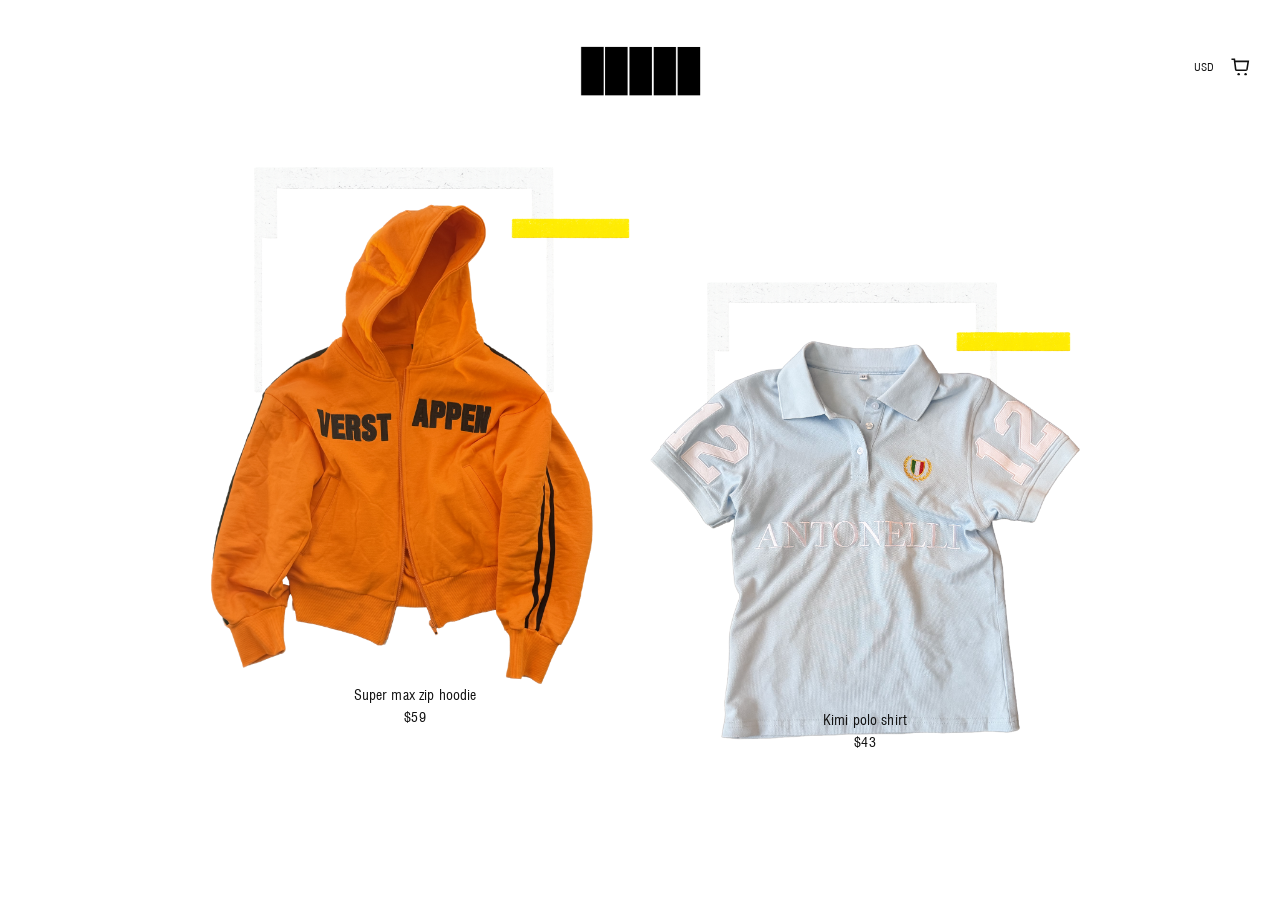
<file: index.html>
<!DOCTYPE html>
<html lang="en">
  <head>
    <meta charset="UTF-8" />
    <meta name="viewport" content="width=device-width, initial-scale=1.0" />
    <title>Summer Break Sadness</title>
    <link rel="stylesheet" href="css/styles.css" />
  </head>
  <body>
    <header class="site-header">
      <a class="logo-link" href="index.html" aria-label="Home">
        <span class="logo" aria-hidden="true">
          <span class="logo__tile"><span class="logo__light"></span></span>
          <span class="logo__tile"><span class="logo__light"></span></span>
          <span class="logo__tile"><span class="logo__light"></span></span>
          <span class="logo__tile"><span class="logo__light"></span></span>
          <span class="logo__tile"><span class="logo__light"></span></span>
        </span>
      </a>
      <select class="currency-selector" aria-label="Currency">
        <option value="AUD">AUD</option>
        <option value="USD">USD</option>
        <option value="NZD">NZD</option>
        <option value="GBP">GBP</option>
        <option value="EUR">EUR</option>
      </select>
      <button class="cart-link" type="button" aria-label="Racing cart">
        <svg viewBox="0 0 24 24" fill="none" aria-hidden="true">
          <path
            d="M4 6h2l1.2 9.5a1 1 0 0 0 1 .85h8.6a1 1 0 0 0 1-.8L19 8H7"
            stroke="currentColor"
            stroke-width="1.5"
            stroke-linecap="square"
            stroke-linejoin="miter"
          />
          <circle cx="10" cy="20" r="1.15" fill="currentColor" />
          <circle cx="16.5" cy="20" r="1.15" fill="currentColor" />
        </svg>
        <span class="cart-count" hidden aria-hidden="true">0</span>
      </button>
      <p class="cart-message" aria-live="polite">Your racing cart is empty</p>
    </header>

    <main class="home-main">
      <div class="product-grid">
        <a class="product-card" href="hoodie.html">
          <div class="product-card__image">
            <img
              src="assets/home-hoodie.png"
              alt="Super max zip hoodie"
              loading="eager"
            />
          </div>
          <span class="product-card__name">Super max zip hoodie</span>
          <span class="product-card__price" data-product="hoodie"></span>
        </a>

        <a class="product-card product-card--polo" href="polo.html">
          <div class="product-card__image">
            <img src="assets/home-polo.png" alt="Kimi polo shirt" loading="eager" />
          </div>
          <span class="product-card__name">Kimi polo shirt</span>
          <span class="product-card__price" data-product="polo"></span>
        </a>
      </div>
    </main>

    <script src="js/logo.js"></script>
    <script src="js/price.js"></script>
    <script src="js/cart.js"></script>
  </body>
</html>
</file>
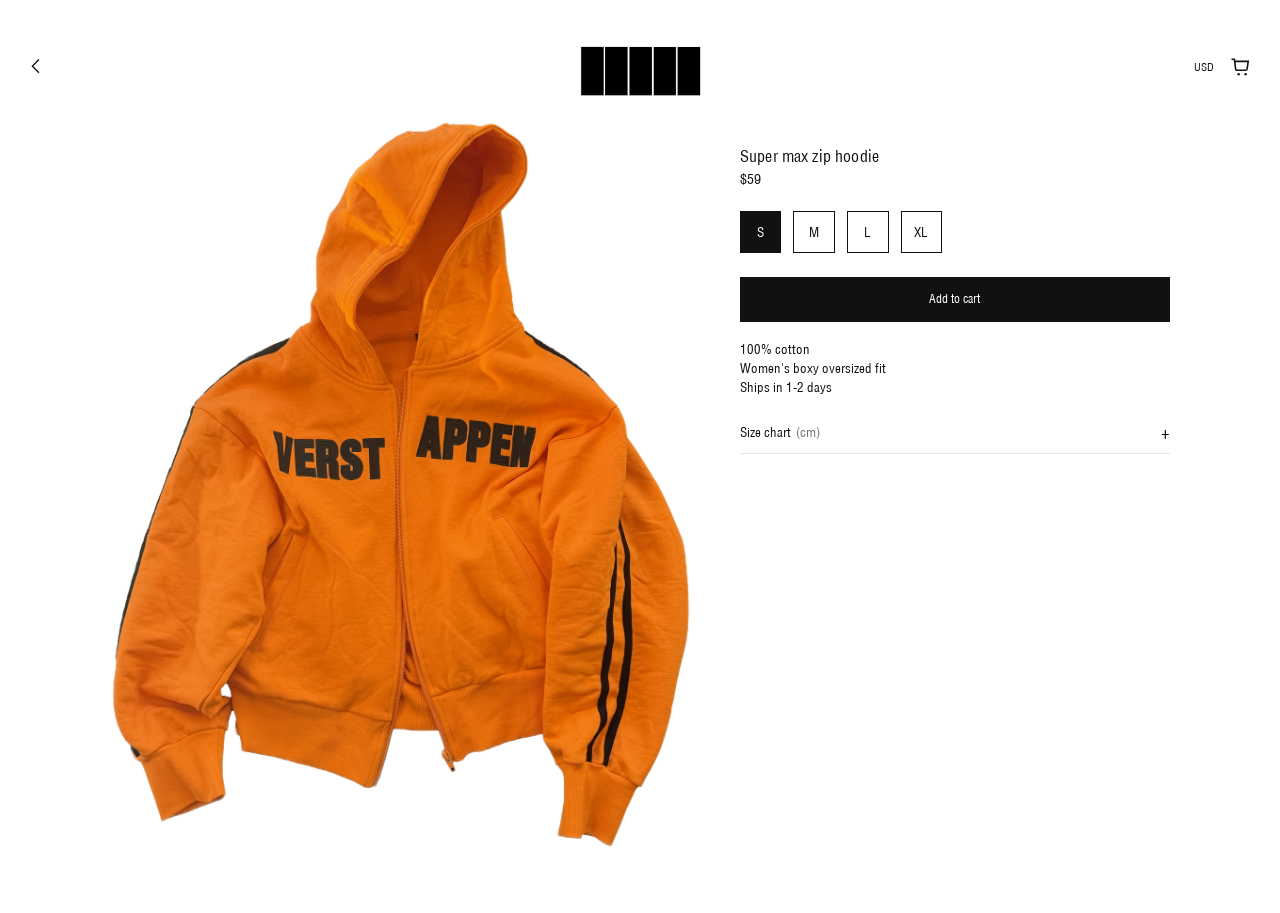
<file: hoodie.html>
<!DOCTYPE html>
<html lang="en">
  <head>
    <meta charset="UTF-8" />
    <meta name="viewport" content="width=device-width, initial-scale=1.0" />
    <title>Super max zip hoodie — Summer Break Sadness</title>
    <link rel="stylesheet" href="css/styles.css" />
  </head>
  <body>
    <header class="site-header">
      <a class="back-link" href="index.html" aria-label="Back to home">
        <svg viewBox="0 0 24 24" fill="none" aria-hidden="true">
          <path
            d="M15 4L7 12l8 8"
            stroke="currentColor"
            stroke-width="1.75"
            stroke-linecap="square"
            stroke-linejoin="miter"
          />
        </svg>
      </a>
      <a class="logo-link" href="index.html" aria-label="Home">
        <span class="logo" aria-hidden="true">
          <span class="logo__tile"><span class="logo__light"></span></span>
          <span class="logo__tile"><span class="logo__light"></span></span>
          <span class="logo__tile"><span class="logo__light"></span></span>
          <span class="logo__tile"><span class="logo__light"></span></span>
          <span class="logo__tile"><span class="logo__light"></span></span>
        </span>
      </a>
      <select class="currency-selector" aria-label="Currency">
        <option value="AUD">AUD</option>
        <option value="USD">USD</option>
        <option value="NZD">NZD</option>
        <option value="GBP">GBP</option>
        <option value="EUR">EUR</option>
      </select>
      <button class="cart-link" type="button" aria-label="Racing cart">
        <svg viewBox="0 0 24 24" fill="none" aria-hidden="true">
          <path
            d="M4 6h2l1.2 9.5a1 1 0 0 0 1 .85h8.6a1 1 0 0 0 1-.8L19 8H7"
            stroke="currentColor"
            stroke-width="1.5"
            stroke-linecap="square"
            stroke-linejoin="miter"
          />
          <circle cx="10" cy="20" r="1.15" fill="currentColor" />
          <circle cx="16.5" cy="20" r="1.15" fill="currentColor" />
        </svg>
        <span class="cart-count" hidden aria-hidden="true">0</span>
      </button>
      <p class="cart-message" aria-live="polite">Your racing cart is empty</p>
    </header>

    <main class="product-page">
      <div class="product-layout">
        <div class="product-media product-media--hoodie">
          <img src="assets/hoodie.png" alt="Super max zip hoodie" />
        </div>

        <div class="product-info product-info--hoodie">
          <h1>Super max zip hoodie</h1>
          <p class="product-price" data-product="hoodie"></p>

          <div class="size-row" role="group" aria-label="Sizes">
            <button class="size-btn is-selected" type="button" data-size="S">S</button>
            <button class="size-btn" type="button" data-size="M">M</button>
            <button class="size-btn" type="button" data-size="L">L</button>
            <button class="size-btn" type="button" data-size="XL">XL</button>
          </div>

          <p class="status" aria-live="polite"></p>
          <button class="add-to-cart" type="button">Add to cart</button>

          <div class="product-details">
            <p>100% cotton</p>
            <p>Women's boxy oversized fit</p>
            <p>Ships in 1-2 days</p>
          </div>

          <details class="size-chart">
            <summary>Size chart <span>(cm)</span></summary>
            <div class="size-chart__scroll">
              <table>
                <thead>
                  <tr>
                    <th scope="col">Size</th>
                    <th scope="col">Body length</th>
                    <th scope="col">Pit-to-pit</th>
                  </tr>
                </thead>
                <tbody>
                  <tr>
                    <th scope="row">S</th>
                    <td>62</td>
                    <td>57</td>
                  </tr>
                  <tr>
                    <th scope="row">M</th>
                    <td>64</td>
                    <td>59.5</td>
                  </tr>
                  <tr>
                    <th scope="row">L</th>
                    <td>66</td>
                    <td>62</td>
                  </tr>
                  <tr>
                    <th scope="row">XL</th>
                    <td>68</td>
                    <td>64.5</td>
                  </tr>
                </tbody>
              </table>
            </div>
          </details>
        </div>
      </div>
    </main>

    <script src="js/logo.js"></script>
    <script src="js/price.js"></script>
    <script src="js/cart.js"></script>
    <script src="js/product.js"></script>
  </body>
</html>
</file>
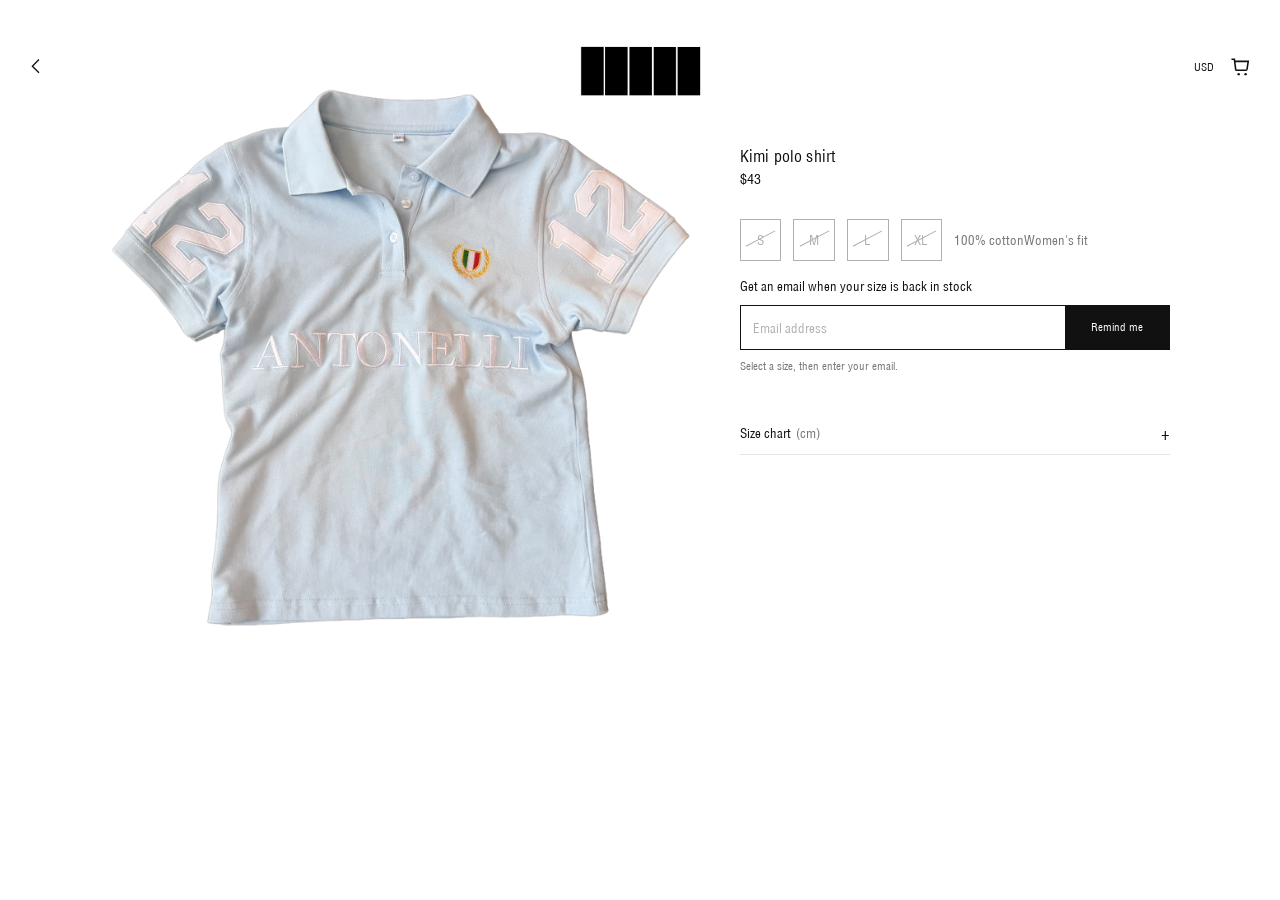
<file: polo.html>
<!DOCTYPE html>
<html lang="en">
  <head>
    <meta charset="UTF-8" />
    <meta name="viewport" content="width=device-width, initial-scale=1.0" />
    <title>Kimi polo shirt — Summer Break Sadness</title>
    <link rel="stylesheet" href="css/styles.css" />
  </head>
  <body>
    <header class="site-header">
      <a class="back-link" href="index.html" aria-label="Back to home">
        <svg viewBox="0 0 24 24" fill="none" aria-hidden="true">
          <path
            d="M15 4L7 12l8 8"
            stroke="currentColor"
            stroke-width="1.75"
            stroke-linecap="square"
            stroke-linejoin="miter"
          />
        </svg>
      </a>
      <a class="logo-link" href="index.html" aria-label="Home">
        <span class="logo" aria-hidden="true">
          <span class="logo__tile"><span class="logo__light"></span></span>
          <span class="logo__tile"><span class="logo__light"></span></span>
          <span class="logo__tile"><span class="logo__light"></span></span>
          <span class="logo__tile"><span class="logo__light"></span></span>
          <span class="logo__tile"><span class="logo__light"></span></span>
        </span>
      </a>
      <select class="currency-selector" aria-label="Currency">
        <option value="AUD">AUD</option>
        <option value="USD">USD</option>
        <option value="NZD">NZD</option>
        <option value="GBP">GBP</option>
        <option value="EUR">EUR</option>
      </select>
      <button class="cart-link" type="button" aria-label="Racing cart">
        <svg viewBox="0 0 24 24" fill="none" aria-hidden="true">
          <path
            d="M4 6h2l1.2 9.5a1 1 0 0 0 1 .85h8.6a1 1 0 0 0 1-.8L19 8H7"
            stroke="currentColor"
            stroke-width="1.5"
            stroke-linecap="square"
            stroke-linejoin="miter"
          />
          <circle cx="10" cy="20" r="1.15" fill="currentColor" />
          <circle cx="16.5" cy="20" r="1.15" fill="currentColor" />
        </svg>
        <span class="cart-count" hidden aria-hidden="true">0</span>
      </button>
      <p class="cart-message" aria-live="polite">Your racing cart is empty</p>
    </header>

    <main class="product-page">
      <div class="product-layout">
        <div class="product-media product-media--polo">
          <img src="assets/polo.png" alt="Kimi polo shirt" />
        </div>

        <div class="product-info">
          <h1>Kimi polo shirt</h1>
          <p class="product-price" data-product="polo"></p>

          <div class="size-row" role="group" aria-label="Sizes">
            <button class="size-btn is-sold" type="button" data-size="S">S</button>
            <button class="size-btn is-sold" type="button" data-size="M">M</button>
            <button class="size-btn is-sold" type="button" data-size="L">L</button>
            <button class="size-btn is-sold" type="button" data-size="XL">XL</button>
            <span class="fabric">100% cotton<span class="fit">Women's fit</span></span>
          </div>

          <p class="status" aria-live="polite"></p>
          <form
            class="stock-form stock-form--polo"
            action="https://formspree.io/f/mgogdkqv"
            method="POST"
            novalidate
          >
            <input type="hidden" name="_subject" value="Back in stock request — Kimi polo shirt" />
            <input type="hidden" name="product" value="Kimi polo shirt" />
            <input class="stock-size" type="hidden" name="size" value="" />
            <div class="stock-honeypot" aria-hidden="true">
              <label for="polo-company">Company</label>
              <input id="polo-company" name="_gotcha" type="text" tabindex="-1" autocomplete="off" />
            </div>
            <label for="polo-stock-email">Get an email when your size is back in stock</label>
            <div class="stock-form__row">
              <input
                id="polo-stock-email"
                name="email"
                type="email"
                placeholder="Email address"
                autocomplete="email"
                required
              />
              <button type="submit">Remind me</button>
            </div>
            <p class="stock-form__note">Select a size, then enter your email.</p>
            <p class="stock-form__status" role="status" aria-live="polite"></p>
          </form>

          <details class="size-chart">
            <summary>Size chart <span>(cm)</span></summary>
            <div class="size-chart__scroll">
              <table>
                <thead>
                  <tr>
                    <th scope="col">Size</th>
                    <th scope="col">Pit-to-pit</th>
                    <th scope="col">Front length</th>
                  </tr>
                </thead>
                <tbody>
                  <tr>
                    <th scope="row">S</th>
                    <td>44</td>
                    <td>58</td>
                  </tr>
                  <tr>
                    <th scope="row">M</th>
                    <td>46</td>
                    <td>59</td>
                  </tr>
                  <tr>
                    <th scope="row">L</th>
                    <td>48</td>
                    <td>60</td>
                  </tr>
                  <tr>
                    <th scope="row">XL</th>
                    <td>50</td>
                    <td>61</td>
                  </tr>
                </tbody>
              </table>
            </div>
          </details>
        </div>
      </div>
    </main>

    <script src="js/logo.js"></script>
    <script src="js/price.js"></script>
    <script src="js/cart.js"></script>
    <script src="js/product.js"></script>
  </body>
</html>
</file>
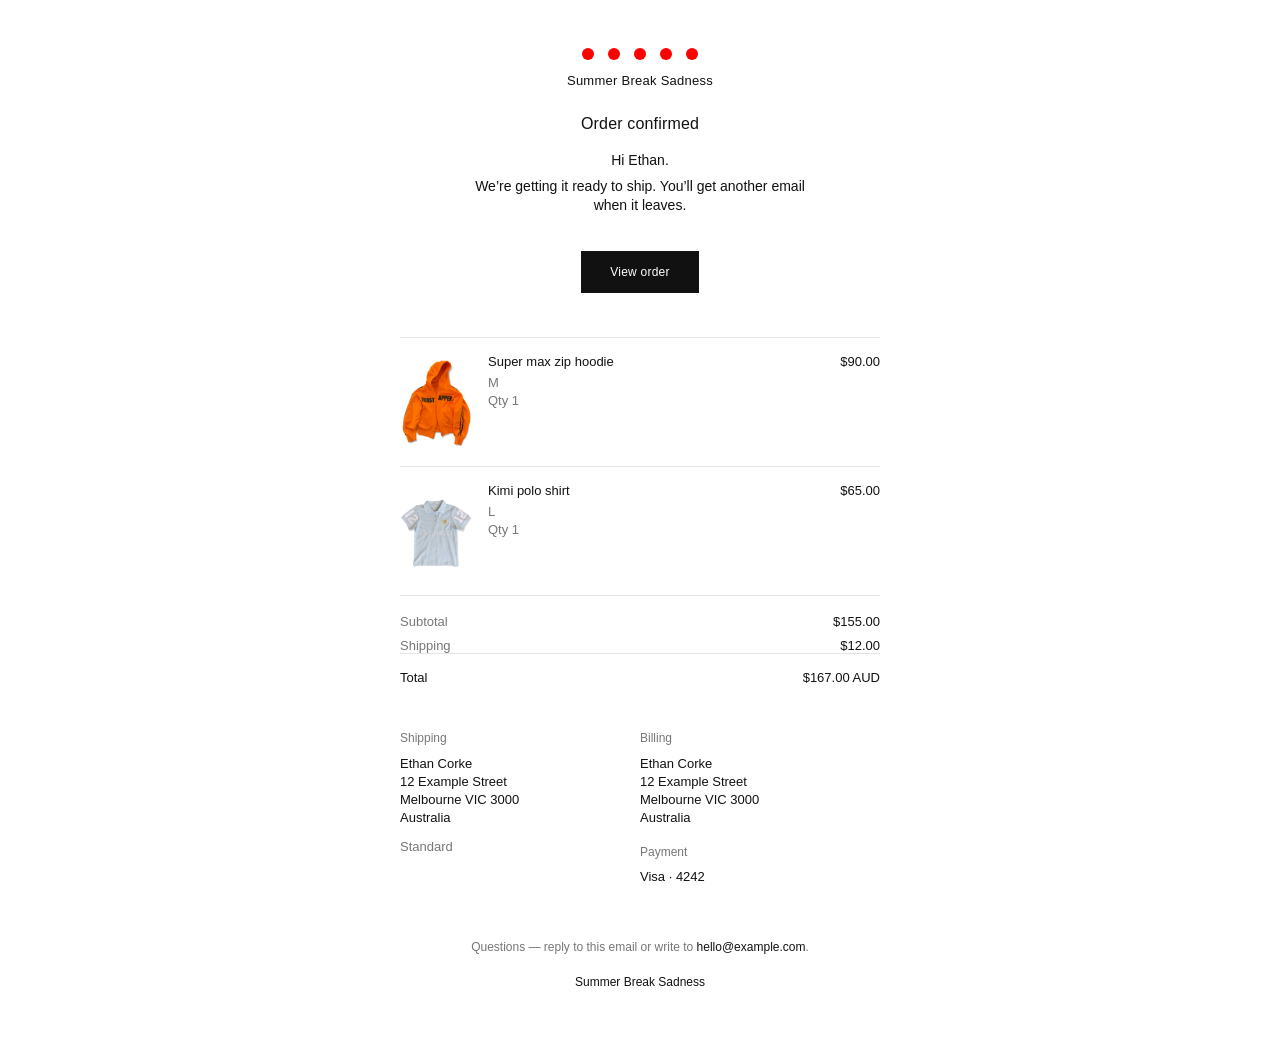
<file: emails/order-confirmation.preview.html>
<!DOCTYPE html>
<html lang="en">
<head>
  <title>Order confirmed</title>
  <meta http-equiv="Content-Type" content="text/html; charset=utf-8">
  <meta name="viewport" content="width=device-width, initial-scale=1.0">
  <style>
    body, table, td, a { -webkit-text-size-adjust: 100%; -ms-text-size-adjust: 100%; }
    table, td { mso-table-lspace: 0pt; mso-table-rspace: 0pt; border-collapse: collapse; }
    img { -ms-interpolation-mode: bicubic; border: 0; outline: none; text-decoration: none; display: block; }
    body {
      margin: 0;
      padding: 0;
      width: 100% !important;
      background: #ffffff;
      color: #111111;
      font-family: "Arial Narrow", Helvetica, Arial, sans-serif;
    }
    a { color: #111111; text-decoration: none; }
    .sbs-btn { background: #111111; }
    .sbs-btn a { color: #ffffff !important; text-decoration: none; }
    @media only screen and (max-width: 620px) {
      .sbs-pad { padding-left: 20px !important; padding-right: 20px !important; }
      .sbs-col { display: block !important; width: 100% !important; }
      .sbs-col + .sbs-col { padding-top: 28px !important; }
    }
  </style>
</head>
<body style="margin:0; padding:0; background:#ffffff; color:#111111; font-family:'Arial Narrow', Helvetica, Arial, sans-serif;">
  <table role="presentation" width="100%" cellpadding="0" cellspacing="0" border="0" style="background:#ffffff;">
    <tr>
      <td align="center" style="padding:0;">
        <table role="presentation" width="560" cellpadding="0" cellspacing="0" border="0" style="width:560px; max-width:560px;">
          <tr>
            <td class="sbs-pad" style="padding:48px 40px 56px;">

              <table role="presentation" width="100%" cellpadding="0" cellspacing="0" border="0">
                <tr>
                  <td align="center" style="padding:0 0 28px;">
                    <a href="#" style="text-decoration:none; color:#111111;">
                      <table role="presentation" cellpadding="0" cellspacing="0" border="0" align="center" style="margin:0 auto 14px;">
                        <tr>
                          <td style="padding:0 7px;"><div style="width:12px; height:12px; background:#ff0000; border-radius:12px; line-height:12px; font-size:0;">&nbsp;</div></td>
                          <td style="padding:0 7px;"><div style="width:12px; height:12px; background:#ff0000; border-radius:12px; line-height:12px; font-size:0;">&nbsp;</div></td>
                          <td style="padding:0 7px;"><div style="width:12px; height:12px; background:#ff0000; border-radius:12px; line-height:12px; font-size:0;">&nbsp;</div></td>
                          <td style="padding:0 7px;"><div style="width:12px; height:12px; background:#ff0000; border-radius:12px; line-height:12px; font-size:0;">&nbsp;</div></td>
                          <td style="padding:0 7px;"><div style="width:12px; height:12px; background:#ff0000; border-radius:12px; line-height:12px; font-size:0;">&nbsp;</div></td>
                        </tr>
                      </table>
                      <div style="font-size:13px; line-height:1; letter-spacing:0.02em; color:#111111;">Summer Break Sadness</div>
                    </a>
                  </td>
                </tr>
              </table>

              <table role="presentation" width="100%" cellpadding="0" cellspacing="0" border="0">
                <tr>
                  <td align="center" style="padding:0 0 36px;">
                    <div style="font-size:16px; font-weight:500; line-height:1.1; letter-spacing:0.01em; color:#111111; padding-bottom:18px;">Order confirmed</div>
                    <div style="font-size:14px; line-height:1.35; color:#111111; padding-bottom:8px;">Hi Ethan.</div>
                    <div style="font-size:14px; line-height:1.35; color:#111111; max-width:26em; margin:0 auto;">We’re getting it ready to ship. You’ll get another email when it leaves.</div>
                  </td>
                </tr>
              </table>

              <table role="presentation" cellpadding="0" cellspacing="0" border="0" align="center" style="margin:0 auto 44px;">
                <tr>
                  <td class="sbs-btn" align="center" style="background:#111111; border:1px solid #111111;">
                    <a href="#" style="display:inline-block; padding:14px 28px; font-size:12px; line-height:1; color:#ffffff; text-decoration:none; letter-spacing:0.02em;">
                      View order
                    </a>
                  </td>
                </tr>
              </table>

              <table role="presentation" width="100%" cellpadding="0" cellspacing="0" border="0">
                <tr>
                  <td style="padding:16px 0; border-top:1px solid #e5e5e5;">
                    <table role="presentation" width="100%" cellpadding="0" cellspacing="0" border="0">
                      <tr>
                        <td width="72" valign="top" style="width:72px; padding-right:16px;">
                          <img src="../theme/assets/hoodie.png" alt="Super max zip hoodie" width="72" style="width:72px; height:auto;">
                        </td>
                        <td valign="top" style="font-size:13px; line-height:1.25; color:#111111;">
                          <div style="font-weight:500; padding-bottom:4px;">Super max zip hoodie</div>
                          <div style="color:#777777; padding-bottom:2px;">M</div>
                          <div style="color:#777777;">Qty 1</div>
                        </td>
                        <td valign="top" align="right" style="width:90px; font-size:13px; line-height:1.25; color:#111111; white-space:nowrap;">
                          $90.00
                        </td>
                      </tr>
                    </table>
                  </td>
                </tr>
                <tr>
                  <td style="padding:16px 0; border-top:1px solid #e5e5e5; border-bottom:1px solid #e5e5e5;">
                    <table role="presentation" width="100%" cellpadding="0" cellspacing="0" border="0">
                      <tr>
                        <td width="72" valign="top" style="width:72px; padding-right:16px;">
                          <img src="../theme/assets/polo.png" alt="Kimi polo shirt" width="72" style="width:72px; height:auto;">
                        </td>
                        <td valign="top" style="font-size:13px; line-height:1.25; color:#111111;">
                          <div style="font-weight:500; padding-bottom:4px;">Kimi polo shirt</div>
                          <div style="color:#777777; padding-bottom:2px;">L</div>
                          <div style="color:#777777;">Qty 1</div>
                        </td>
                        <td valign="top" align="right" style="width:90px; font-size:13px; line-height:1.25; color:#111111; white-space:nowrap;">
                          $65.00
                        </td>
                      </tr>
                    </table>
                  </td>
                </tr>
              </table>

              <table role="presentation" width="100%" cellpadding="0" cellspacing="0" border="0" style="margin-top:8px;">
                <tr>
                  <td style="padding:10px 0 0; font-size:13px; line-height:1.2; color:#777777;">Subtotal</td>
                  <td align="right" style="padding:10px 0 0; font-size:13px; line-height:1.2; color:#111111;">$155.00</td>
                </tr>
                <tr>
                  <td style="padding:8px 0 0; font-size:13px; line-height:1.2; color:#777777;">Shipping</td>
                  <td align="right" style="padding:8px 0 0; font-size:13px; line-height:1.2; color:#111111;">$12.00</td>
                </tr>
                <tr>
                  <td style="padding:16px 0 0; border-top:1px solid #e5e5e5; font-size:13px; font-weight:500; line-height:1.2; color:#111111;">Total</td>
                  <td align="right" style="padding:16px 0 0; border-top:1px solid #e5e5e5; font-size:13px; font-weight:500; line-height:1.2; color:#111111;">$167.00 AUD</td>
                </tr>
              </table>

              <table role="presentation" width="100%" cellpadding="0" cellspacing="0" border="0" style="margin-top:44px;">
                <tr>
                  <td class="sbs-col" valign="top" width="50%" style="padding-right:16px; font-size:13px; line-height:1.4; color:#111111;">
                    <div style="font-size:12px; color:#777777; padding-bottom:8px;">Shipping</div>
                    Ethan Corke<br>
                    12 Example Street<br>
                    Melbourne VIC 3000<br>
                    Australia
                    <div style="padding-top:10px; color:#777777;">Standard</div>
                  </td>
                  <td class="sbs-col" valign="top" width="50%" style="font-size:13px; line-height:1.4; color:#111111;">
                    <div style="font-size:12px; color:#777777; padding-bottom:8px;">Billing</div>
                    Ethan Corke<br>
                    12 Example Street<br>
                    Melbourne VIC 3000<br>
                    Australia
                    <div style="font-size:12px; color:#777777; padding:16px 0 8px;">Payment</div>
                    <div>Visa · 4242</div>
                  </td>
                </tr>
              </table>

              <table role="presentation" width="100%" cellpadding="0" cellspacing="0" border="0" style="margin-top:52px;">
                <tr>
                  <td align="center" style="font-size:12px; line-height:1.45; color:#777777;">
                    Questions — reply to this email or write to <a href="mailto:hello@example.com" style="color:#111111; text-decoration:none;">hello@example.com</a>.
                    <div style="padding-top:18px; color:#111111;">Summer Break Sadness</div>
                  </td>
                </tr>
              </table>

            </td>
          </tr>
        </table>
      </td>
    </tr>
  </table>
</body>
</html>
</file>
<file: css/styles.css>
*,
*::before,
*::after {
  box-sizing: border-box;
  margin: 0;
  padding: 0;
}

@font-face {
  font-family: "Helvetica Condensed";
  src: url("../fonts/HelveticaCondensed-Regular.ttf") format("truetype");
  font-weight: 100 900;
  font-style: normal;
  font-display: swap;
}

:root {
  --bg: #ffffff;
  --text: #111111;
  --muted: #777777;
  --line: #e5e5e5;
  --sold: #b0b0b0;
}

html {
  -webkit-text-size-adjust: 100%;
}

body {
  min-height: 100dvh;
  background: var(--bg);
  color: var(--text);
  font-family: "Helvetica Condensed", "Arial Narrow", sans-serif;
  font-weight: 400;
  font-synthesis: none;
  letter-spacing: 0em;
  line-height: 1.08;
}

a {
  color: inherit;
  text-decoration: none;
}

img {
  display: block;
  max-width: 100%;
  height: auto;
}

.site-header {
  position: relative;
  display: flex;
  justify-content: center;
  align-items: center;
  padding: 1.75rem 1.25rem 1.25rem;
}

.back-link {
  position: absolute;
  left: 1.25rem;
  top: 50%;
  transform: translateY(-50%);
  display: inline-flex;
  align-items: center;
  justify-content: center;
  width: 2rem;
  height: 2rem;
  color: var(--text);
}

.back-link svg {
  width: 1.15rem;
  height: 1.15rem;
  display: block;
}

.currency-selector {
  position: absolute;
  right: 4.15rem;
  top: 50%;
  transform: translateY(calc(-50% + 1px));
  width: auto;
  padding: 0.25rem 0;
  appearance: none;
  border: 0;
  border-radius: 0;
  background: transparent;
  color: var(--text);
  font: inherit;
  font-size: 11px;
  line-height: 1;
  text-align: center;
  cursor: pointer;
}

.currency-selector:focus {
  outline: none;
}

.cart-link {
  position: absolute;
  right: 1.25rem;
  top: 50%;
  transform: translateY(-50%);
  display: inline-flex;
  align-items: center;
  justify-content: center;
  width: 2.4rem;
  height: 2.4rem;
  padding: 0;
  border: 0;
  background: transparent;
  color: var(--text);
  cursor: pointer;
  font: inherit;
}

.cart-link svg {
  width: 1.6rem;
  height: 1.6rem;
  display: block;
}

.cart-count {
  position: absolute;
  top: 0.12rem;
  right: 0.06rem;
  min-width: 0.9rem;
  height: 0.9rem;
  padding: 0 0.18rem;
  background: var(--text);
  color: var(--bg);
  font-size: 8px;
  font-weight: 500;
  line-height: 0.9rem;
  text-align: center;
  pointer-events: none;
}

.cart-count[hidden] {
  display: none;
}

.cart-message {
  position: absolute;
  right: 1.25rem;
  top: calc(50% + 1.35rem);
  font-size: 13px;
  font-weight: 400;
  letter-spacing: 0em;
  line-height: 1.05;
  color: var(--text);
  white-space: nowrap;
  opacity: 0;
  pointer-events: none;
  transition: opacity 0.2s ease;
}

.cart-message.is-visible {
  opacity: 1;
}

.logo-link {
  display: inline-flex;
  line-height: 0;
}

.logo {
  --logo-h: 84px;
  display: block;
  position: relative;
  width: calc(var(--logo-h) * 1.85);
  height: var(--logo-h);
  background: url("../assets/logo-frames/0.png") center / contain no-repeat;
}

.logo__frame {
  position: absolute;
  inset: 0;
  width: 100%;
  height: 100%;
  object-fit: contain;
  opacity: 0;
}

.logo__frame.is-active {
  opacity: 1;
}

.logo__tile {
  display: none;
}

.home-main {
  width: min(920px, 100%);
  margin: 0 auto;
  padding: 0.5rem 1.25rem 4rem;
}

.product-grid {
  display: grid;
  grid-template-columns: 1fr 1fr;
  gap: 1.5rem 1.25rem;
}

.product-card {
  display: flex;
  flex-direction: column;
  gap: 0;
  text-align: center;
}

.product-card__image {
  background: transparent;
  overflow: hidden;
  margin-bottom: 0;
  line-height: 0;
}

.product-card__image img {
  width: 100%;
  height: auto;
  display: block;
  object-fit: contain;
  object-position: center bottom;
  transition: opacity 0.25s ease;
}

.product-card:hover .product-card__image img,
.product-card:focus-visible .product-card__image img {
  opacity: 0.88;
}

.product-card__name {
  font-size: 14px;
  font-weight: 500;
  letter-spacing: 0.01em;
  line-height: 1.05;
  margin-top: 0.1rem;
}

.product-card__price,
.product-price {
  font-size: 14px;
  font-weight: 400;
  letter-spacing: 0.01em;
  line-height: 1.05;
  color: var(--text);
  margin-top: 0.45rem;
}

.product-page {
  width: min(1100px, 100%);
  margin: 0 auto;
  padding: 0.5rem 1.25rem 4rem;
}

.product-layout {
  display: grid;
  grid-template-columns: 1.15fr 0.85fr;
  gap: 2.5rem 3rem;
  align-items: start;
}

.product-media {
  background: transparent;
}

.product-media img {
  width: 100%;
  height: auto;
}

.product-info {
  padding-top: 0.5rem;
}

.product-info h1 {
  font-size: 16px;
  font-weight: 500;
  letter-spacing: 0.01em;
  line-height: 1.08;
  margin-bottom: 0.35rem;
}

.product-info .product-price {
  margin-bottom: 2rem;
}

.product-info--hoodie .product-price {
  margin-bottom: 1.5rem;
}

.product-info--hoodie .size-row {
  margin-bottom: 0;
}

.size-row {
  display: flex;
  flex-wrap: wrap;
  align-items: center;
  gap: 0.65rem 0.75rem;
  margin-bottom: 0.5rem;
}

.size-btn {
  appearance: none;
  border: 1px solid var(--text);
  background: transparent;
  color: var(--text);
  min-width: 2.6rem;
  height: 2.6rem;
  padding: 0 0.65rem;
  font: inherit;
  font-size: 13px;
  font-weight: 500;
  letter-spacing: 0em;
  text-transform: uppercase;
  cursor: pointer;
  transition: background 0.15s ease, color 0.15s ease, opacity 0.15s ease;
}

.size-btn:hover,
.size-btn:focus-visible {
  background: var(--text);
  color: var(--bg);
  outline: none;
}

.size-btn.is-selected {
  background: var(--text);
  color: var(--bg);
}

.size-btn.is-sold {
  border-color: var(--sold);
  color: var(--sold);
  position: relative;
}

.size-btn.is-sold:hover,
.size-btn.is-sold:focus-visible,
.size-btn.is-sold.is-selected {
  background: transparent;
  color: var(--sold);
}

.size-btn.is-sold::after {
  content: "";
  position: absolute;
  inset: 45% 8%;
  height: 1px;
  background: var(--sold);
  transform: rotate(-28deg);
  pointer-events: none;
}

.fabric {
  font-size: 13px;
  letter-spacing: 0em;
  color: var(--muted);
  white-space: nowrap;
}

.size-chart {
  margin-top: 1.75rem;
}

.size-chart summary {
  display: flex;
  align-items: center;
  justify-content: space-between;
  padding-bottom: 0.75rem;
  border-bottom: 1px solid var(--line);
  font-size: 13px;
  font-weight: 500;
  line-height: 1;
  cursor: pointer;
  list-style: none;
}

.size-chart summary::-webkit-details-marker {
  display: none;
}

.size-chart summary::after {
  content: "+";
  margin-left: auto;
  font-size: 17px;
  font-weight: 400;
}

.size-chart[open] summary::after {
  content: "−";
}

.size-chart summary span {
  margin-left: 0.3rem;
  margin-right: auto;
  color: var(--muted);
  font-weight: 400;
}

.size-chart__scroll {
  width: 100%;
  overflow-x: auto;
  -webkit-overflow-scrolling: touch;
}

.size-chart[open] .size-chart__scroll {
  margin-top: 0.25rem;
}

.size-chart table {
  width: 100%;
  border-collapse: collapse;
  font-size: 12px;
  line-height: 1.15;
  text-align: left;
}

.size-chart th,
.size-chart td {
  padding: 0.65rem 0.75rem;
  border-bottom: 1px solid var(--line);
  white-space: nowrap;
}

.size-chart th:first-child,
.size-chart td:first-child {
  padding-left: 0;
}

.size-chart thead th {
  color: var(--muted);
  font-weight: 400;
}

.size-chart tbody th {
  font-weight: 500;
}

.status {
  min-height: 0;
  margin-top: 0;
  font-size: 13px;
  letter-spacing: 0em;
  color: var(--muted);
}

.status:not(:empty) {
  min-height: 1.25rem;
  margin-top: 0.75rem;
}

.status.is-visible {
  color: var(--text);
}

.stock-form {
  display: grid;
  gap: 0.65rem;
  margin-top: 0.5rem;
}

.stock-form--polo {
  margin-top: 1.15rem;
}

.stock-form[hidden] {
  display: none;
}

.stock-form > label {
  font-size: 13px;
  line-height: 1.2;
}

.stock-form__row {
  display: flex;
}

.stock-form__row input {
  min-width: 0;
  flex: 1;
  height: 2.8rem;
  padding: 0 0.75rem;
  border: 1px solid var(--text);
  border-radius: 0;
  outline: 0;
  background: transparent;
  color: var(--text);
  font: inherit;
  font-size: 13px;
}

.stock-form__row input:focus {
  box-shadow: inset 0 0 0 1px var(--text);
}

.stock-form__row input::placeholder {
  color: var(--sold);
  opacity: 1;
}

.stock-form__row button {
  min-width: 6.5rem;
  height: 2.8rem;
  padding: 0 0.85rem;
  border: 1px solid var(--text);
  border-left: 0;
  border-radius: 0;
  background: var(--text);
  color: var(--bg);
  font: inherit;
  font-size: 11px;
  white-space: nowrap;
  cursor: pointer;
}

.stock-form__row button:hover,
.stock-form__row button:focus-visible {
  background: var(--bg);
  color: var(--text);
}

.stock-form__row button:disabled {
  cursor: wait;
  opacity: 0.55;
}

.stock-form__note,
.stock-form__status {
  min-height: 0.8rem;
  color: var(--muted);
  font-size: 11px;
  line-height: 1.2;
}

.stock-form__status.is-success {
  color: var(--text);
}

.stock-form__status.is-error {
  color: #a00000;
}

.add-to-cart {
  width: 100%;
  min-height: 2.8rem;
  margin-top: 1.5rem;
  border: 1px solid var(--text);
  border-radius: 0;
  background: var(--text);
  color: var(--bg);
  font: inherit;
  font-size: 12px;
  cursor: pointer;
}

.add-to-cart:hover,
.add-to-cart:focus-visible {
  background: var(--bg);
  color: var(--text);
}

.add-to-cart:disabled {
  cursor: wait;
  opacity: 0.55;
}

.product-details {
  margin-top: 1.15rem;
  font-size: 13px;
  letter-spacing: 0;
  line-height: 1.45;
  color: var(--text);
}

.product-details p {
  margin: 0;
}

.stock-honeypot {
  position: absolute;
  left: -10000px;
  width: 1px;
  height: 1px;
  overflow: hidden;
}

.giveaway-page {
  width: min(500px, 100%);
  margin: 0 auto;
  padding: 2rem 1.25rem 5rem;
}

.giveaway-intro {
  margin-bottom: 2.5rem;
}

.giveaway-kicker {
  margin-bottom: 0.65rem;
  color: var(--muted);
  font-size: 11px;
}

.giveaway-intro h1 {
  margin-bottom: 0.7rem;
  font-size: 24px;
  font-weight: 500;
  line-height: 1;
}

.giveaway-intro > p:last-child {
  max-width: 25rem;
  font-size: 14px;
  line-height: 1.3;
}

.giveaway-form {
  display: grid;
  gap: 1.35rem;
}

.giveaway-field {
  display: grid;
  gap: 0.45rem;
}

.giveaway-field--contact {
  margin-top: 0.65rem;
}

.giveaway-field label {
  color: var(--muted);
  font-size: 12px;
}

.giveaway-field input {
  width: 100%;
  padding: 0.7rem 0;
  border: 0;
  border-bottom: 1px solid var(--text);
  border-radius: 0;
  outline: 0;
  background: transparent;
  color: var(--text);
  font: inherit;
  font-size: 15px;
}

.giveaway-field input::placeholder {
  color: var(--sold);
  opacity: 1;
}

.giveaway-field input:focus {
  border-bottom-width: 2px;
  padding-bottom: calc(0.7rem - 1px);
}

.giveaway-consent {
  display: flex;
  align-items: flex-start;
  gap: 0.55rem;
  font-size: 12px;
  line-height: 1.25;
  cursor: pointer;
}

.giveaway-consent input {
  width: 0.9rem;
  height: 0.9rem;
  margin-top: 0.05rem;
  accent-color: var(--text);
}

.giveaway-rules {
  margin-top: -0.6rem;
  color: var(--muted);
  font-size: 11px;
  line-height: 1.25;
}

.giveaway-submit {
  width: 100%;
  min-height: 2.8rem;
  border: 1px solid var(--text);
  border-radius: 0;
  background: var(--text);
  color: var(--bg);
  font: inherit;
  font-size: 12px;
  cursor: pointer;
}

.giveaway-submit:hover,
.giveaway-submit:focus-visible {
  background: var(--bg);
  color: var(--text);
}

.giveaway-submit:disabled {
  cursor: wait;
  opacity: 0.55;
}

.giveaway-status {
  min-height: 1rem;
  font-size: 12px;
}

.giveaway-status.is-success {
  color: var(--text);
}

.giveaway-status.is-error {
  color: #a00000;
}

.giveaway-honeypot {
  position: absolute;
  left: -10000px;
  width: 1px;
  height: 1px;
  overflow: hidden;
}

@media (min-width: 761px) {
  .product-card--polo {
    margin-top: 7.25rem;
  }

  .product-card--polo .product-card__name {
    margin-top: -1.75rem;
  }

  .product-media--hoodie {
    margin-top: -1.25rem;
  }

  .product-media--polo {
    margin-top: -3.25rem;
  }
}

@media (max-width: 760px) {
  .site-header {
    padding: 1.35rem 1rem 1rem;
  }

  .back-link {
    left: 0.75rem;
  }

  .cart-link {
    right: 2.75rem;
  }

  .currency-selector {
    right: 5.4rem;
  }

  .cart-message {
    right: 2.75rem;
    top: calc(50% + 1.2rem);
    white-space: normal;
    max-width: 5.75rem;
    font-size: 11px;
    line-height: 1.15;
    text-align: right;
  }

  .logo {
    --logo-h: 68px;
  }

  .home-main {
    padding: 1.55rem 1.25rem 0;
  }

  .product-page {
    padding: 1.25rem 1rem 3.5rem;
  }

  .giveaway-page {
    padding: 1.75rem 1.25rem 4rem;
  }

  .product-grid {
    grid-template-columns: 1fr;
    gap: 1.5rem;
    max-width: 100%;
    margin: 0 auto;
    padding-bottom: 4.5rem;
  }

  .product-card {
    padding: 0;
  }

  .product-card--polo .product-card__name {
    margin-top: -1.75rem;
  }

  .product-card__name,
  .product-card__price {
    letter-spacing: 0em;
  }

  .product-card__image img {
    width: 85%;
    height: auto;
    max-width: 85%;
    margin: 0 auto;
  }

  .product-layout {
    grid-template-columns: 1fr;
    gap: 1.5rem;
  }

  .product-media img {
    width: 82%;
    max-width: 82%;
    margin: 0 auto;
    display: block;
  }

  .product-info {
    padding-top: 0;
  }

  .product-info h1 {
    margin-bottom: 1.35rem;
  }

  .size-row {
    gap: 0.55rem;
  }

  .size-btn {
    min-width: 2.75rem;
    height: 2.75rem;
  }

  .fabric {
    width: 100%;
    margin-top: 1.1rem;
    color: var(--text);
  }
}
</file>
